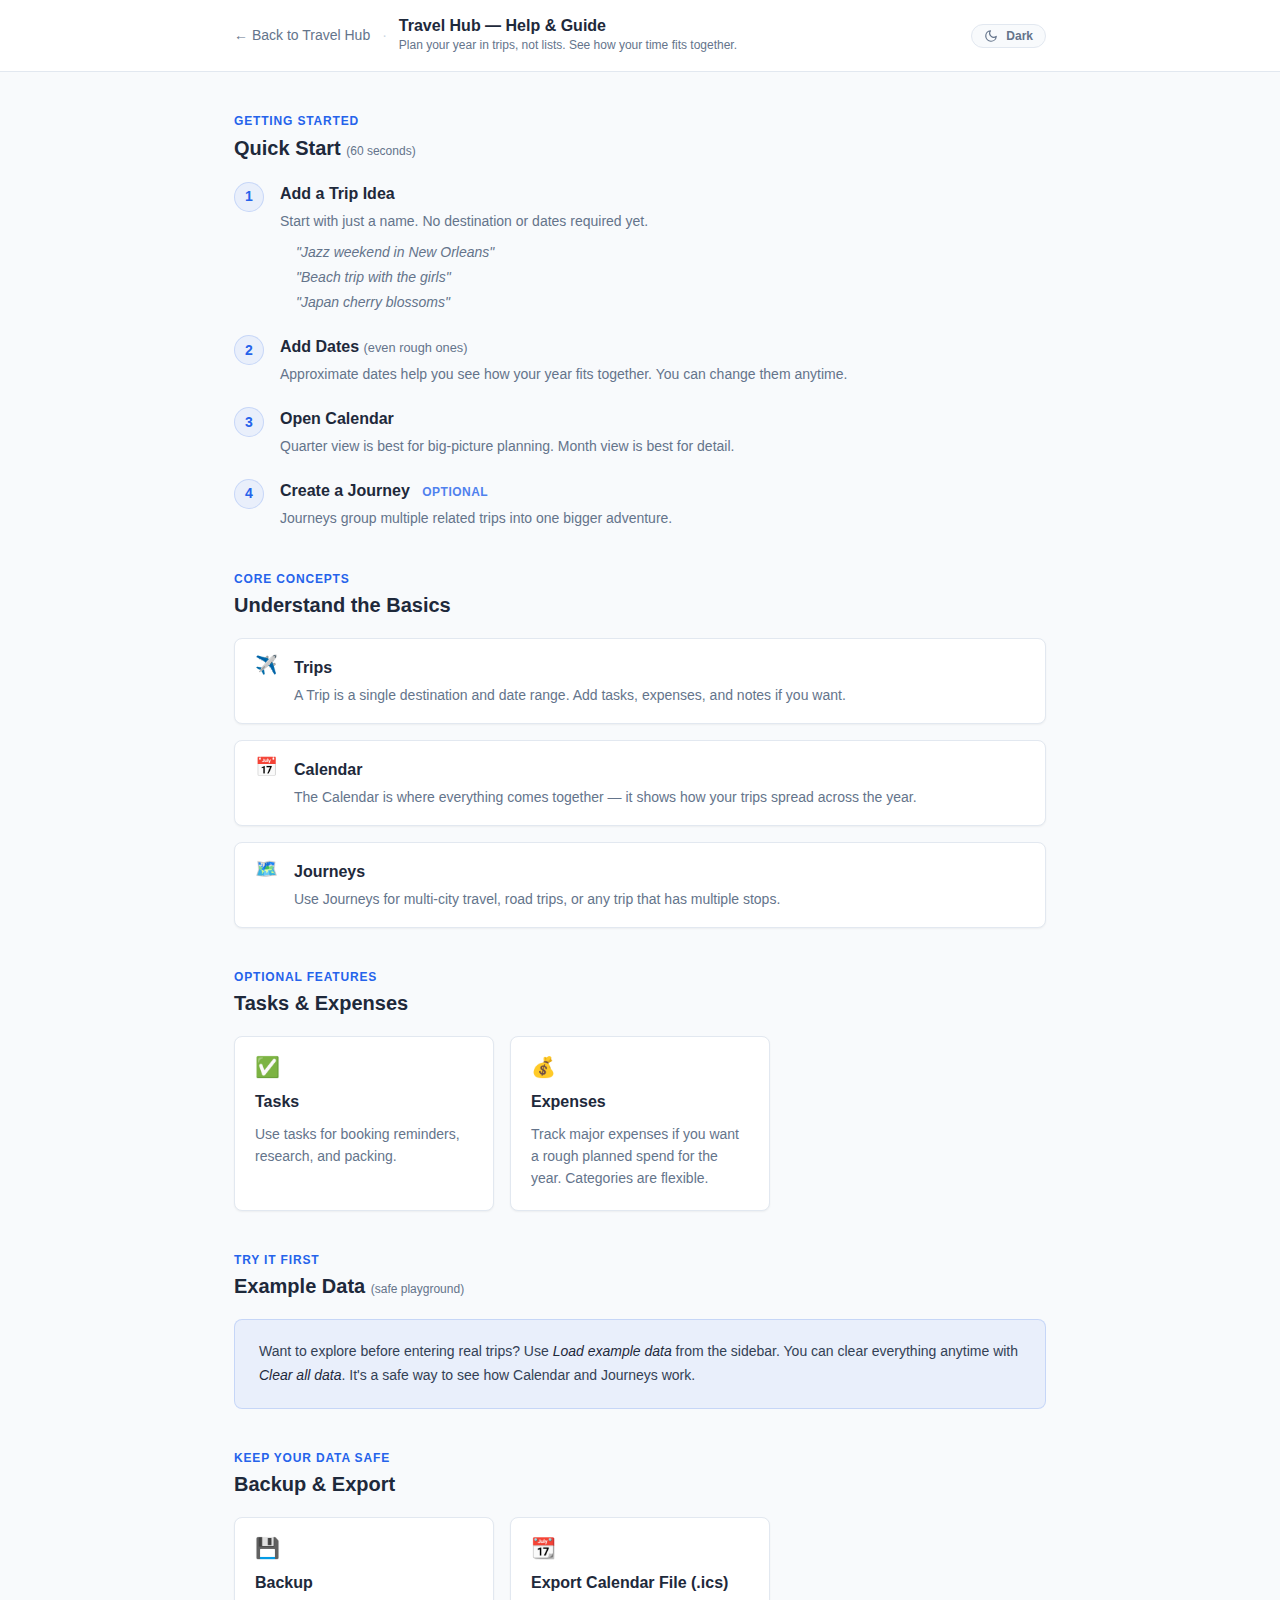
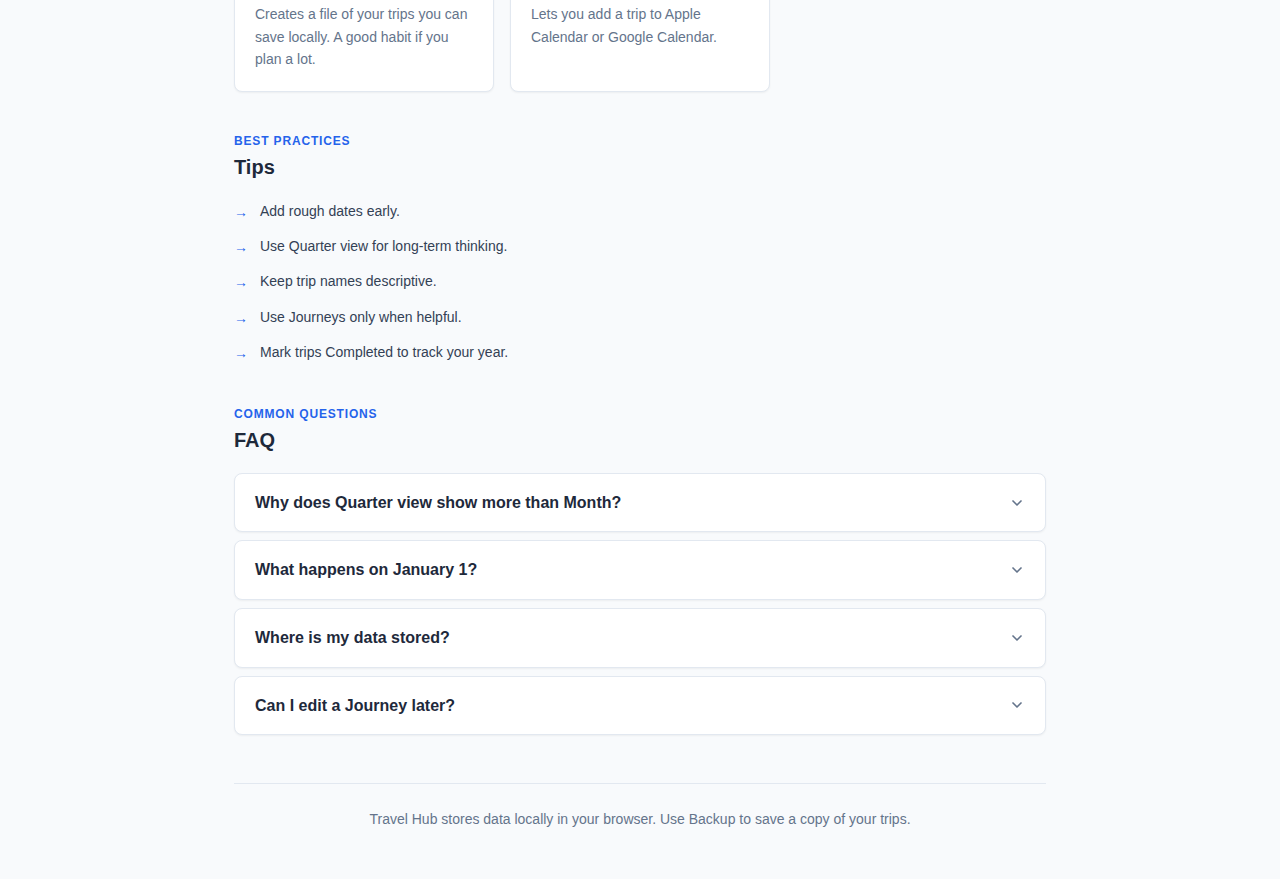
<file: help.html>
<!DOCTYPE html>
<!--
  Travel Hub — Help & Guide
  © 2026 Troutdog Adventures. All rights reserved.
-->
<html lang="en">
<head>
  <meta charset="UTF-8">
  <meta name="viewport" content="width=device-width, initial-scale=1.0">
  <title>Travel Hub — Help</title>
  <style>
    /* ============================================
       Design Tokens — copied from styles.css
       ============================================ */

    :root {
      /* Theme Colors - Light */
      --bg: #f8fafc;
      --surface: #ffffff;
      --surface-hover: #f8fafc;
      --border: #e2e8f0;
      --border-hover: #cbd5e1;
      --text: #334155;
      --text-muted: #64748b;
      --heading: #1e293b;

      /* Action Colors */
      --color-primary: #2563eb;
      --color-primary-hover: #1d4ed8;
      --color-success: #10b981;

      /* Typography */
      --font-family: -apple-system, BlinkMacSystemFont, 'Segoe UI', 'Roboto', 'Helvetica Neue', Arial, sans-serif;
      --font-size-xs: 0.75rem;
      --font-size-sm: 0.875rem;
      --font-size-base: 1rem;
      --font-size-lg: 1.25rem;
      --font-size-xl: 1.5rem;
      --font-size-2xl: 2rem;

      --font-weight-normal: 400;
      --font-weight-semibold: 600;
      --font-weight-bold: 700;

      /* Spacing Scale */
      --space-1: 4px;
      --space-2: 8px;
      --space-3: 12px;
      --space-4: 16px;
      --space-5: 20px;
      --space-6: 24px;
      --space-8: 32px;
      --space-10: 40px;
      --space-12: 48px;

      /* Border Radius */
      --radius-sm: 4px;
      --radius-md: 6px;
      --radius-lg: 8px;

      /* Shadows */
      --shadow-sm: 0 1px 2px 0 rgba(0, 0, 0, 0.05);
      --shadow-md: 0 4px 6px -1px rgba(0, 0, 0, 0.1);

      /* Focus & Overlays */
      --focus-ring: rgba(37, 99, 235, 0.5);

      /* Transitions */
      --transition-fast: 150ms ease;
      --transition-base: 200ms ease;

      /* Help-page specific */
      --primary-tint: rgba(37, 99, 235, 0.07);
      --primary-border: rgba(37, 99, 235, 0.18);
    }

    [data-theme="dark"] {
      --bg: #0f172a;
      --surface: #1e293b;
      --surface-hover: #334155;
      --border: #334155;
      --border-hover: #475569;
      --text: #e2e8f0;
      --text-muted: #94a3b8;
      --heading: #f1f5f9;

      --color-primary: #3b82f6;
      --color-primary-hover: #2563eb;
      --color-success: #10b981;

      --shadow-sm: 0 1px 2px 0 rgba(0, 0, 0, 0.3);
      --shadow-md: 0 4px 6px -1px rgba(0, 0, 0, 0.4);

      --focus-ring: rgba(59, 130, 246, 0.6);

      --primary-tint: rgba(59, 130, 246, 0.10);
      --primary-border: rgba(59, 130, 246, 0.22);
    }

    /* ============================================
       Base Reset
       ============================================ */

    *, *::before, *::after {
      box-sizing: border-box;
      margin: 0;
      padding: 0;
    }

    html {
      font-size: 16px;
    }

    body {
      font-family: var(--font-family);
      font-size: var(--font-size-base);
      font-weight: var(--font-weight-normal);
      color: var(--text);
      background-color: var(--bg);
      line-height: 1.6;
      -webkit-font-smoothing: antialiased;
      -moz-osx-font-smoothing: grayscale;
      transition: background-color var(--transition-base), color var(--transition-base);
      padding-bottom: var(--space-12);
    }

    a {
      color: var(--color-primary);
      text-decoration: none;
    }
    a:hover {
      text-decoration: underline;
    }

    /* ============================================
       Layout
       ============================================ */

    .page-wrap {
      max-width: 860px;
      margin: 0 auto;
      padding: 0 var(--space-6);
    }

    @media (max-width: 600px) {
      .page-wrap {
        padding: 0 var(--space-4);
      }
    }

    /* ============================================
       Page Header
       ============================================ */

    .page-header {
      background: var(--surface);
      border-bottom: 1px solid var(--border);
      position: sticky;
      top: 0;
      z-index: 10;
      transition: background-color var(--transition-base), border-color var(--transition-base);
    }

    .page-header__inner {
      max-width: 860px;
      margin: 0 auto;
      padding: var(--space-4) var(--space-6);
      display: flex;
      align-items: center;
      gap: var(--space-3);
    }

    @media (max-width: 600px) {
      .page-header__inner {
        padding: var(--space-3) var(--space-4);
        flex-wrap: wrap;
        gap: var(--space-2);
      }
    }

    .page-header__back {
      font-size: var(--font-size-sm);
      color: var(--text-muted);
      white-space: nowrap;
      flex-shrink: 0;
      transition: color var(--transition-fast);
    }
    .page-header__back:hover {
      color: var(--color-primary);
      text-decoration: none;
    }

    .page-header__divider {
      color: var(--border-hover);
      flex-shrink: 0;
      font-size: var(--font-size-sm);
    }

    .page-header__titles {
      flex: 1;
      min-width: 0;
    }

    .page-header__title {
      font-size: var(--font-size-base);
      font-weight: var(--font-weight-bold);
      color: var(--heading);
      line-height: 1.2;
    }

    .page-header__subtitle {
      font-size: var(--font-size-xs);
      color: var(--text-muted);
      margin-top: 1px;
    }

    /* Theme Toggle */
    .theme-toggle {
      flex-shrink: 0;
      display: flex;
      align-items: center;
      gap: var(--space-2);
      background: var(--surface-hover);
      border: 1px solid var(--border);
      border-radius: 20px;
      padding: 4px var(--space-3);
      font-size: var(--font-size-xs);
      font-weight: var(--font-weight-semibold);
      color: var(--text-muted);
      cursor: pointer;
      transition: background-color var(--transition-fast), border-color var(--transition-fast), color var(--transition-fast);
      white-space: nowrap;
    }
    .theme-toggle:hover {
      border-color: var(--border-hover);
      color: var(--text);
    }
    .theme-toggle svg {
      width: 14px;
      height: 14px;
      flex-shrink: 0;
    }

    /* ============================================
       Content area
       ============================================ */

    .content {
      padding-top: var(--space-10);
    }

    /* ============================================
       Sections
       ============================================ */

    .section {
      margin-bottom: var(--space-10);
    }

    .section__header {
      margin-bottom: var(--space-5);
    }

    .section__label {
      font-size: var(--font-size-xs);
      font-weight: var(--font-weight-bold);
      letter-spacing: 0.07em;
      text-transform: uppercase;
      color: var(--color-primary);
      margin-bottom: var(--space-1);
    }

    .section__title {
      font-size: var(--font-size-lg);
      font-weight: var(--font-weight-bold);
      color: var(--heading);
      line-height: 1.25;
    }

    /* ============================================
       Cards
       ============================================ */

    .card-grid {
      display: grid;
      grid-template-columns: repeat(auto-fill, minmax(240px, 1fr));
      gap: var(--space-4);
    }

    .card {
      background: var(--surface);
      border: 1px solid var(--border);
      border-radius: var(--radius-lg);
      padding: var(--space-5);
      box-shadow: var(--shadow-sm);
    }

    .card__icon {
      font-size: 1.25rem;
      display: block;
      margin-bottom: var(--space-3);
      line-height: 1;
    }

    .card__title {
      font-size: var(--font-size-base);
      font-weight: var(--font-weight-semibold);
      color: var(--heading);
      margin-bottom: var(--space-2);
    }

    .card__body {
      font-size: var(--font-size-sm);
      color: var(--text-muted);
      line-height: 1.6;
    }

    /* ============================================
       Steps
       ============================================ */

    .steps {
      display: flex;
      flex-direction: column;
      gap: var(--space-5);
    }

    .step {
      display: flex;
      gap: var(--space-4);
      align-items: flex-start;
    }

    .step__num {
      flex-shrink: 0;
      width: 30px;
      height: 30px;
      border-radius: 50%;
      background: var(--primary-tint);
      border: 1px solid var(--primary-border);
      color: var(--color-primary);
      font-size: var(--font-size-sm);
      font-weight: var(--font-weight-bold);
      display: flex;
      align-items: center;
      justify-content: center;
      margin-top: 1px;
    }

    .step__body {
      flex: 1;
    }

    .step__title {
      font-weight: var(--font-weight-semibold);
      color: var(--heading);
      font-size: var(--font-size-base);
      margin-bottom: var(--space-1);
    }

    .step__desc {
      font-size: var(--font-size-sm);
      color: var(--text-muted);
      line-height: 1.6;
    }

    .step__optional {
      font-size: var(--font-size-xs);
      font-weight: var(--font-weight-semibold);
      color: var(--color-primary);
      opacity: 0.8;
      margin-left: var(--space-2);
      text-transform: uppercase;
      letter-spacing: 0.04em;
    }

    .step__examples {
      margin-top: var(--space-2);
      padding-left: var(--space-4);
      list-style: none;
      display: flex;
      flex-direction: column;
      gap: 3px;
    }
    .step__examples li {
      font-size: var(--font-size-sm);
      color: var(--text-muted);
      font-style: italic;
    }
    .step__examples li::before {
      content: '"';
    }
    .step__examples li::after {
      content: '"';
    }

    /* ============================================
       Info rows (Basics section)
       ============================================ */

    .info-list {
      display: flex;
      flex-direction: column;
      gap: var(--space-4);
    }

    .info-row {
      background: var(--surface);
      border: 1px solid var(--border);
      border-radius: var(--radius-lg);
      padding: var(--space-4) var(--space-5);
      box-shadow: var(--shadow-sm);
      display: flex;
      gap: var(--space-4);
      align-items: flex-start;
    }

    .info-row__icon {
      font-size: 1.15rem;
      flex-shrink: 0;
      margin-top: 1px;
      line-height: 1;
    }

    .info-row__body {
      flex: 1;
    }

    .info-row__title {
      font-size: var(--font-size-base);
      font-weight: var(--font-weight-semibold);
      color: var(--heading);
      margin-bottom: var(--space-1);
    }

    .info-row__desc {
      font-size: var(--font-size-sm);
      color: var(--text-muted);
      line-height: 1.6;
    }

    /* ============================================
       Tip / callout box
       ============================================ */

    .tip-box {
      background: var(--primary-tint);
      border: 1px solid var(--primary-border);
      border-radius: var(--radius-lg);
      padding: var(--space-5) var(--space-6);
      font-size: var(--font-size-sm);
      color: var(--text);
      line-height: 1.7;
    }

    .tip-box strong {
      color: var(--heading);
    }

    .tip-box code {
      font-family: inherit;
      font-style: italic;
      color: var(--heading);
    }

    /* ============================================
       Tips bullet list
       ============================================ */

    .tips-list {
      display: flex;
      flex-direction: column;
      gap: var(--space-3);
      list-style: none;
      padding: 0;
    }

    .tips-list li {
      display: flex;
      align-items: flex-start;
      gap: var(--space-3);
      font-size: var(--font-size-sm);
      color: var(--text);
      line-height: 1.6;
    }

    .tips-list li::before {
      content: '→';
      color: var(--color-primary);
      font-weight: var(--font-weight-bold);
      flex-shrink: 0;
      margin-top: 1px;
    }

    /* ============================================
       FAQ — native <details>
       ============================================ */

    .faq-list {
      display: flex;
      flex-direction: column;
      gap: var(--space-2);
    }

    .faq-item {
      background: var(--surface);
      border: 1px solid var(--border);
      border-radius: var(--radius-lg);
      box-shadow: var(--shadow-sm);
      overflow: hidden;
      transition: border-color var(--transition-fast);
    }

    .faq-item[open] {
      border-color: var(--border-hover);
    }

    .faq-item summary {
      display: flex;
      align-items: center;
      justify-content: space-between;
      gap: var(--space-3);
      padding: var(--space-4) var(--space-5);
      cursor: pointer;
      font-size: var(--font-size-base);
      font-weight: var(--font-weight-semibold);
      color: var(--heading);
      list-style: none;
      user-select: none;
      transition: background-color var(--transition-fast);
    }

    .faq-item summary::-webkit-details-marker {
      display: none;
    }

    .faq-item summary:hover {
      background-color: var(--surface-hover);
    }

    .faq-chevron {
      flex-shrink: 0;
      width: 16px;
      height: 16px;
      color: var(--text-muted);
      transition: transform var(--transition-fast);
    }

    .faq-item[open] .faq-chevron {
      transform: rotate(180deg);
    }

    .faq-answer {
      padding: 0 var(--space-5) var(--space-4);
      font-size: var(--font-size-sm);
      color: var(--text-muted);
      line-height: 1.7;
      border-top: 1px solid var(--border);
      padding-top: var(--space-4);
    }

    .faq-answer strong {
      color: var(--text);
    }

    /* ============================================
       Footer
       ============================================ */

    .page-footer {
      border-top: 1px solid var(--border);
      margin-top: var(--space-12);
      padding-top: var(--space-6);
      text-align: center;
    }

    .page-footer__text {
      font-size: var(--font-size-sm);
      color: var(--text-muted);
      line-height: 1.6;
    }

  </style>
</head>
<body>

  <!-- ── Page Header ────────────────────────────────── -->
  <header class="page-header">
    <div class="page-header__inner">

      <a href="./index.html" class="page-header__back">← Back to Travel Hub</a>
      <span class="page-header__divider">·</span>

      <div class="page-header__titles">
        <div class="page-header__title">Travel Hub — Help &amp; Guide</div>
        <div class="page-header__subtitle">Plan your year in trips, not lists. See how your time fits together.</div>
      </div>

      <button class="theme-toggle" id="themeToggle" aria-label="Toggle light/dark theme" onclick="toggleTheme()">
        <!-- Sun icon (shown in dark mode) -->
        <svg id="themeIconSun" xmlns="http://www.w3.org/2000/svg" viewBox="0 0 24 24" fill="none" stroke="currentColor" stroke-width="2" stroke-linecap="round" stroke-linejoin="round" style="display:none">
          <circle cx="12" cy="12" r="5"></circle>
          <line x1="12" y1="1" x2="12" y2="3"></line>
          <line x1="12" y1="21" x2="12" y2="23"></line>
          <line x1="4.22" y1="4.22" x2="5.64" y2="5.64"></line>
          <line x1="18.36" y1="18.36" x2="19.78" y2="19.78"></line>
          <line x1="1" y1="12" x2="3" y2="12"></line>
          <line x1="21" y1="12" x2="23" y2="12"></line>
          <line x1="4.22" y1="19.78" x2="5.64" y2="18.36"></line>
          <line x1="18.36" y1="5.64" x2="19.78" y2="4.22"></line>
        </svg>
        <!-- Moon icon (shown in light mode) -->
        <svg id="themeIconMoon" xmlns="http://www.w3.org/2000/svg" viewBox="0 0 24 24" fill="none" stroke="currentColor" stroke-width="2" stroke-linecap="round" stroke-linejoin="round">
          <path d="M21 12.79A9 9 0 1 1 11.21 3 7 7 0 0 0 21 12.79z"></path>
        </svg>
        <span id="themeLabel">Dark</span>
      </button>

    </div>
  </header>

  <!-- ── Main content ───────────────────────────────── -->
  <main class="page-wrap content">

    <!-- ── Section 1: Quick Start ─────────────────────── -->
    <section class="section">
      <div class="section__header">
        <div class="section__label">Getting started</div>
        <h2 class="section__title">Quick Start <small style="font-size:0.6em;font-weight:500;color:var(--text-muted)">(60 seconds)</small></h2>
      </div>

      <div class="steps">

        <div class="step">
          <div class="step__num">1</div>
          <div class="step__body">
            <div class="step__title">Add a Trip Idea</div>
            <div class="step__desc">Start with just a name. No destination or dates required yet.</div>
            <ul class="step__examples">
              <li>Jazz weekend in New Orleans</li>
              <li>Beach trip with the girls</li>
              <li>Japan cherry blossoms</li>
            </ul>
          </div>
        </div>

        <div class="step">
          <div class="step__num">2</div>
          <div class="step__body">
            <div class="step__title">Add Dates <small style="font-size:0.8em;font-weight:400;color:var(--text-muted)">(even rough ones)</small></div>
            <div class="step__desc">Approximate dates help you see how your year fits together. You can change them anytime.</div>
          </div>
        </div>

        <div class="step">
          <div class="step__num">3</div>
          <div class="step__body">
            <div class="step__title">Open Calendar</div>
            <div class="step__desc">Quarter view is best for big-picture planning. Month view is best for detail.</div>
          </div>
        </div>

        <div class="step">
          <div class="step__num">4</div>
          <div class="step__body">
            <div class="step__title">Create a Journey <span class="step__optional">optional</span></div>
            <div class="step__desc">Journeys group multiple related trips into one bigger adventure.</div>
          </div>
        </div>

      </div>
    </section>

    <!-- ── Section 2: Understand the Basics ────────────── -->
    <section class="section">
      <div class="section__header">
        <div class="section__label">Core concepts</div>
        <h2 class="section__title">Understand the Basics</h2>
      </div>

      <div class="info-list">

        <div class="info-row">
          <span class="info-row__icon">✈️</span>
          <div class="info-row__body">
            <div class="info-row__title">Trips</div>
            <div class="info-row__desc">A Trip is a single destination and date range. Add tasks, expenses, and notes if you want.</div>
          </div>
        </div>

        <div class="info-row">
          <span class="info-row__icon">📅</span>
          <div class="info-row__body">
            <div class="info-row__title">Calendar</div>
            <div class="info-row__desc">The Calendar is where everything comes together — it shows how your trips spread across the year.</div>
          </div>
        </div>

        <div class="info-row">
          <span class="info-row__icon">🗺️</span>
          <div class="info-row__body">
            <div class="info-row__title">Journeys</div>
            <div class="info-row__desc">Use Journeys for multi-city travel, road trips, or any trip that has multiple stops.</div>
          </div>
        </div>

      </div>
    </section>

    <!-- ── Section 3: Tasks & Expenses ─────────────────── -->
    <section class="section">
      <div class="section__header">
        <div class="section__label">Optional features</div>
        <h2 class="section__title">Tasks &amp; Expenses</h2>
      </div>

      <div class="card-grid">

        <div class="card">
          <span class="card__icon">✅</span>
          <div class="card__title">Tasks</div>
          <div class="card__body">Use tasks for booking reminders, research, and packing.</div>
        </div>

        <div class="card">
          <span class="card__icon">💰</span>
          <div class="card__title">Expenses</div>
          <div class="card__body">Track major expenses if you want a rough planned spend for the year. Categories are flexible.</div>
        </div>

      </div>
    </section>

    <!-- ── Section 4: Example Data ──────────────────────── -->
    <section class="section">
      <div class="section__header">
        <div class="section__label">Try it first</div>
        <h2 class="section__title">Example Data <small style="font-size:0.6em;font-weight:500;color:var(--text-muted)">(safe playground)</small></h2>
      </div>

      <div class="tip-box">
        Want to explore before entering real trips? Use <code>Load example data</code> from the sidebar. You can clear everything anytime with <code>Clear all data</code>. It's a safe way to see how Calendar and Journeys work.
      </div>
    </section>

    <!-- ── Section 5: Backup & Export ───────────────────── -->
    <section class="section">
      <div class="section__header">
        <div class="section__label">Keep your data safe</div>
        <h2 class="section__title">Backup &amp; Export</h2>
      </div>

      <div class="card-grid">

        <div class="card">
          <span class="card__icon">💾</span>
          <div class="card__title">Backup</div>
          <div class="card__body">Creates a file of your trips you can save locally. A good habit if you plan a lot.</div>
        </div>

        <div class="card">
          <span class="card__icon">📆</span>
          <div class="card__title">Export Calendar File (.ics)</div>
          <div class="card__body">Lets you add a trip to Apple Calendar or Google Calendar.</div>
        </div>

      </div>
    </section>

    <!-- ── Section 6: Tips ──────────────────────────────── -->
    <section class="section">
      <div class="section__header">
        <div class="section__label">Best practices</div>
        <h2 class="section__title">Tips</h2>
      </div>

      <ul class="tips-list">
        <li>Add rough dates early.</li>
        <li>Use Quarter view for long-term thinking.</li>
        <li>Keep trip names descriptive.</li>
        <li>Use Journeys only when helpful.</li>
        <li>Mark trips Completed to track your year.</li>
      </ul>
    </section>

    <!-- ── Section 7: FAQ ────────────────────────────────── -->
    <section class="section">
      <div class="section__header">
        <div class="section__label">Common questions</div>
        <h2 class="section__title">FAQ</h2>
      </div>

      <div class="faq-list">

        <details class="faq-item">
          <summary>
            Why does Quarter view show more than Month?
            <svg class="faq-chevron" xmlns="http://www.w3.org/2000/svg" viewBox="0 0 24 24" fill="none" stroke="currentColor" stroke-width="2.5" stroke-linecap="round" stroke-linejoin="round"><polyline points="6 9 12 15 18 9"></polyline></svg>
          </summary>
          <div class="faq-answer">Quarter view shows three months at once, so you can see how trips are spaced across a whole season. Month view zooms in on a single month for more detail. Use Quarter when planning ahead, and Month when you need to see exact days.</div>
        </details>

        <details class="faq-item">
          <summary>
            What happens on January 1?
            <svg class="faq-chevron" xmlns="http://www.w3.org/2000/svg" viewBox="0 0 24 24" fill="none" stroke="currentColor" stroke-width="2.5" stroke-linecap="round" stroke-linejoin="round"><polyline points="6 9 12 15 18 9"></polyline></svg>
          </summary>
          <div class="faq-answer">Nothing special — your data stays put. The calendar simply rolls over to the new year. Any trips with dates in the coming year will appear as expected. This is a good time to back up your data and review completed trips from the past year.</div>
        </details>

        <details class="faq-item">
          <summary>
            Where is my data stored?
            <svg class="faq-chevron" xmlns="http://www.w3.org/2000/svg" viewBox="0 0 24 24" fill="none" stroke="currentColor" stroke-width="2.5" stroke-linecap="round" stroke-linejoin="round"><polyline points="6 9 12 15 18 9"></polyline></svg>
          </summary>
          <div class="faq-answer">All your data is stored <strong>locally in your browser</strong> (localStorage). It never leaves your device unless you use the Backup or Export features. To keep a permanent copy or move to another device, use <strong>Backup</strong> to download a file, then <strong>Restore</strong> to load it in a new browser.</div>
        </details>

        <details class="faq-item">
          <summary>
            Can I edit a Journey later?
            <svg class="faq-chevron" xmlns="http://www.w3.org/2000/svg" viewBox="0 0 24 24" fill="none" stroke="currentColor" stroke-width="2.5" stroke-linecap="round" stroke-linejoin="round"><polyline points="6 9 12 15 18 9"></polyline></svg>
          </summary>
          <div class="faq-answer">Yes. Open the Journey from the Journeys tab to rename it, update the description, add or remove trips, and reorder them by dragging. Changes save automatically.</div>
        </details>

      </div>
    </section>

    <!-- ── Footer ──────────────────────────────────────── -->
    <footer class="page-footer">
      <p class="page-footer__text">Travel Hub stores data locally in your browser. Use Backup to save a copy of your trips.</p>
    </footer>

  </main>

  <!-- ── Theme toggle script ─────────────────────────── -->
  <script>
    (function () {
      var STORAGE_KEY = 'travelHubTheme';
      var html = document.documentElement;
      var sunIcon = document.getElementById('themeIconSun');
      var moonIcon = document.getElementById('themeIconMoon');
      var label = document.getElementById('themeLabel');

      function applyTheme(dark) {
        if (dark) {
          html.setAttribute('data-theme', 'dark');
          sunIcon.style.display = '';
          moonIcon.style.display = 'none';
          label.textContent = 'Light';
        } else {
          html.removeAttribute('data-theme');
          sunIcon.style.display = 'none';
          moonIcon.style.display = '';
          label.textContent = 'Dark';
        }
      }

      // Determine initial theme
      var stored = null;
      try { stored = localStorage.getItem(STORAGE_KEY); } catch (e) {}
      var prefersDark = window.matchMedia && window.matchMedia('(prefers-color-scheme: dark)').matches;
      var isDark = stored === 'dark' || (stored === null && prefersDark);
      applyTheme(isDark);

      // Expose toggle function
      window.toggleTheme = function () {
        var dark = html.getAttribute('data-theme') === 'dark';
        var next = !dark;
        applyTheme(next);
        try { localStorage.setItem(STORAGE_KEY, next ? 'dark' : 'light'); } catch (e) {}
      };
    })();
  </script>

</body>
</html>
</file>
